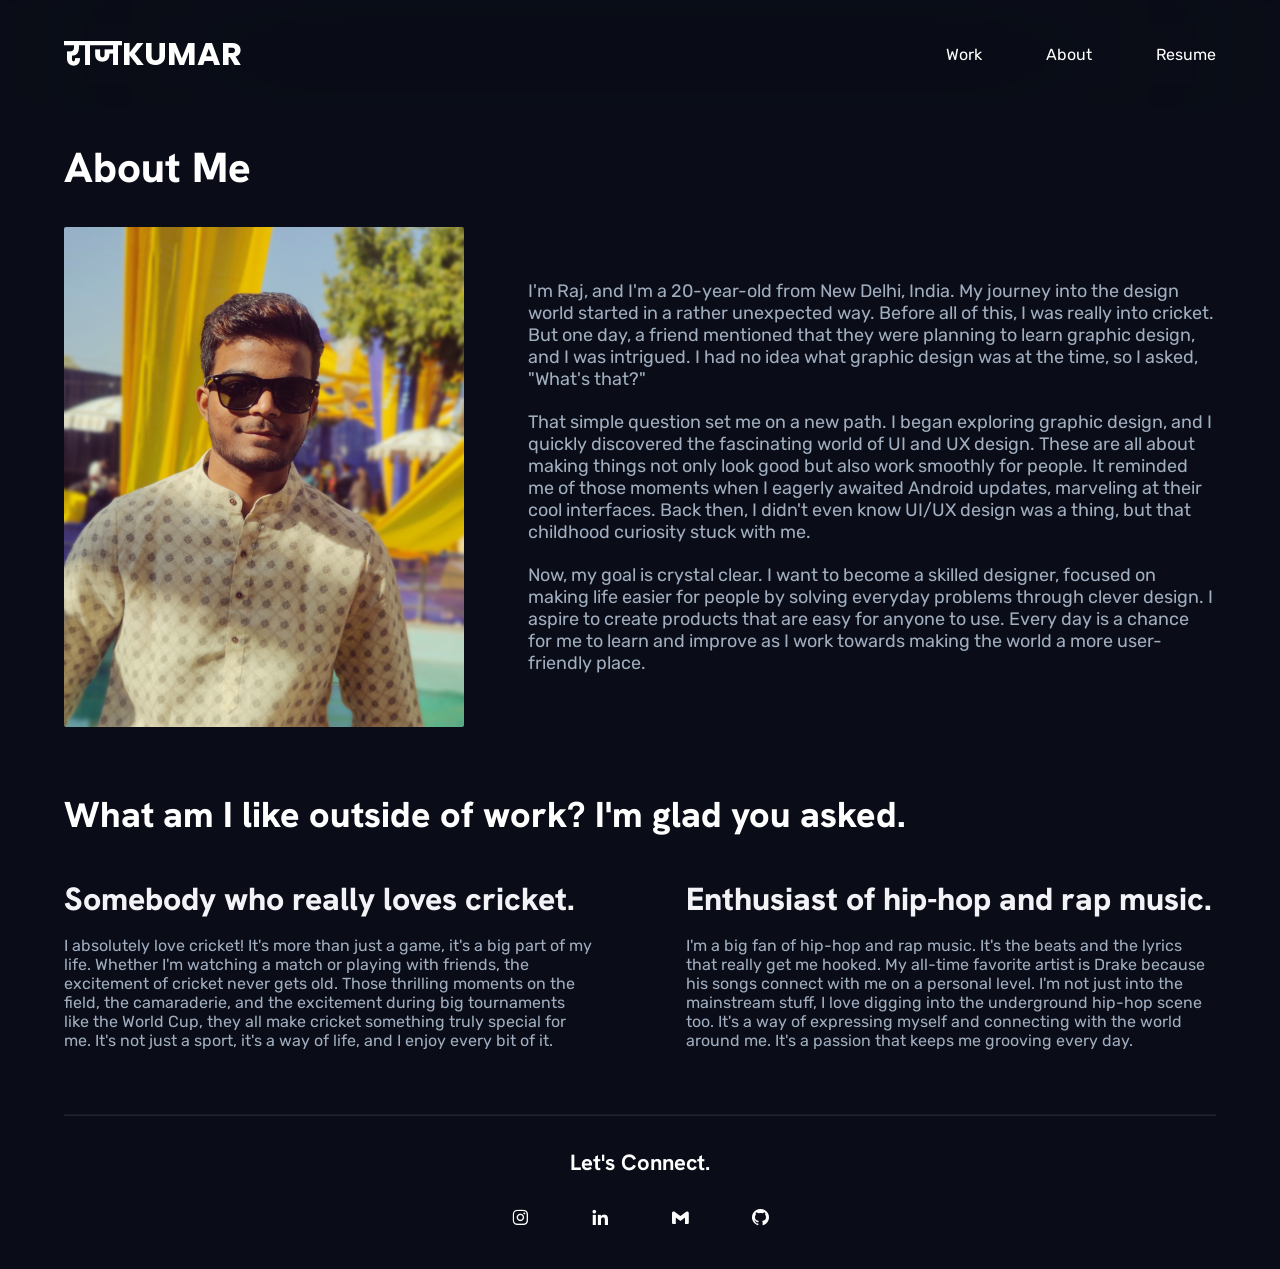
<file: about.html>
<!DOCTYPE html>
<html lang="en">
<head>
    <meta charset="UTF-8">
    <!-- <link rel="shortcut icon" type="x-icon" href="/assets/mylogo.png"> -->
    <link rel="shortcut icon" href="favicon.ico" type="image/x-icon">
    <meta name="viewport" content="width=device-width, initial-scale=1.0">
    <title>About Me - Raj Kumar</title>
    <link rel="stylesheet" href="https://unpkg.com/aos@next/dist/aos.css" />
    <link rel="stylesheet" href="portfolio.css">
    <link href='https://unpkg.com/boxicons@2.1.4/css/boxicons.min.css' rel='stylesheet'>
</head>
<body data-aos="zoom" data-aos-delay="300">
    <header class="header">
        <a href="index.html" class="logo">राजKUMAR</a>
        <input type="checkbox" id="check">
        <label for="check" class="icons">
            <i class='bx bx-menu' id="menu-icon"></i>
            <i class='bx bx-x' id="close-icon"></i>
        </label>
        <nav class="navbar">
            <a href="index.html">Work</a>
            <a href="about.html">About</a>
            <a href="https://drive.google.com/file/d/1mT6fViqq5W_BHvOGRL65xUou-AU0VPYD/view?usp=drivesdk" target="_blank">Resume</a>
        </nav>
    </header>
    <main>
        <h5 class="about">About Me</h5>
        <div class="me-section">
            <img src="./assets/IMG_20230720_171035_778.jpg" class="me">
            <div class="myself">
            <p>I'm Raj, and I'm a 20-year-old from New Delhi, India. My journey into the design world started in a rather unexpected way. Before all of this, I was really into cricket. But one day, a friend mentioned that they were planning to learn graphic design, and I was intrigued. I had no idea what graphic design was at the time, so I asked, "What's that?"</p>
            <br>
            <p>That simple question set me on a new path. I began exploring graphic design, and I quickly discovered the fascinating world of UI and UX design. These are all about making things not only look good but also work smoothly for people. It reminded me of those moments when I eagerly awaited Android updates, marveling at their cool interfaces. Back then, I didn't even know UI/UX design was a thing, but that childhood curiosity stuck with me.</p>
            <br>
            <p>Now, my goal is crystal clear. I want to become a skilled designer, focused on making life easier for people by solving everyday problems through clever design. I aspire to create products that are easy for anyone to use. Every day is a chance for me to learn and improve as I work towards making the world a more user-friendly place.</p>
            </div>
        </div>
        <h6 class="question">What am I like outside of work? I'm glad you asked.</h6>
        <div class="hobbies">
            <div id="cricket">
                <h6>
                    Somebody who really loves cricket.
                </h6>
                <p>I absolutely love cricket! It's more than just a game, it's a big part of my life. Whether I'm watching a match or playing with friends, the excitement of cricket never gets old. Those thrilling moments on the field, the camaraderie, and the excitement during big tournaments like the World Cup, they all make cricket something truly special for me. It's not just a sport, it's a way of life, and I enjoy every bit of it.</p>
            </div>
            <div id="music">
                <h6>
                    Enthusiast of hip-hop and rap music.
                </h6>
                <p>I'm a big fan of hip-hop and rap music. It's the beats and the lyrics that really get me hooked. My all-time favorite artist is Drake because his songs connect with me on a personal level. I'm not just into the mainstream stuff, I love digging into the underground hip-hop scene too. It's a way of expressing myself and connecting with the world around me. It's a passion that keeps me grooving every day.</p>
            </div>
        </div>
    </main>
    <footer class="footer">
        <hr>
        <h5 id="bottom-text">Let's Connect.</h5>
    <div class="social"><div class="bottom-icons">
            <a href="https://instagram.com/rajkumar.uiux?igshid=OGQ5ZDc2ODk2ZA==" target="_blank">
                <i class='bx bxl-instagram'></i>
            </a>
            <a href="https://www.linkedin.com/in/raj-kumar-0588a4281" target="_blank">
                <i class='bx bxl-linkedin' ></i>
            </a>
            <a href="mailto:rahulkumxr@gmail.com" target="_blank">
                <i class='bx bxl-gmail' ></i>
            </a>
            <a href="https://github.com/rajkumxr" target="_blank">
                <i class='bx bxl-github' ></i>
            </a>
        </div>
    </div>
    </footer>
    <script src="https://unpkg.com/aos@next/dist/aos.js"></script>
  <script>
    AOS.init({
        offset: 300,
            duration: 400,
            easing: 'ease',
    });
  </script>
</body>
</html>
</file>
<file: portfolio.css>
@import url('https://fonts.googleapis.com/css2?family=Hanken+Grotesk:wght@400;500;600;700;800;900&display=swap');
@import url('https://fonts.googleapis.com/css2?family=Rubik:wght@400;500;600;700;800;900&display=swap');
@import url('https://fonts.googleapis.com/css2?family=Poppins:wght@500;600;700;800&display=swap');

*{
    margin: 0;
    padding: 0;
    box-sizing: border-box;
    font-family: 'Hanken Grotesk', sans-serif;
}
html{
    scroll-behavior: smooth;
}

body{
    min-height: 100vh;
    background-color: rgb(10, 13, 23);
}
.header{
    position: sticky;
    top: 0;
    left: 0;
    width: 100%;
    padding: 30px 64px;
    display: flex;
    justify-content: space-between;
    align-items: center ;
    z-index: 100 ;
}
.header::before {
    content: '';
    position: absolute;
    top: 0;
    left: 0;
    width: 100%;
    height: 100%;
    background: transparent;
    backdrop-filter: saturate(100%) blur(132px);
    z-index: -1;
}
.logo{
    font-size: 32px;
    color: white;
    text-decoration: none;
    font-weight: 700;
    font-family: 'poppins', sans-serif;
}

.navbar a{
    font-size: 16px;
    color: white;
    text-decoration: none;
    font-weight: 400;
    margin-left: 60px;
    font-family: 'rubik', sans-serif;
}
#check{
    display: none;
}
.icons{
    position: absolute;
    right: 5%;
    font-size: 30px;
    color: white;
    cursor: pointer;
    display: none;
}
.main{
    height: 100vh;
} 
#memoji{
    display: flex;
    align-items: center;
    justify-content: center;
    padding: 16px 0px;
}
#memoji-photo{
    height: 264px;
    width: 264px;
    background-image: url(./assets/memoji.jpeg);
    background-size: cover;
    background-position: center;
    background-repeat: no-repeat;
    background-origin: content-box;
    border-radius: 50%;
}
.heading{
    font-size: 40px;
    font-weight: 800;
    margin:auto;
    max-width: 932px;
    color: #ffffff;
    min-height: 104px;
}
.para{
    font-size: 22px;
    font-family: 'rubik', sans-serif;
    margin: auto;
    color: rgb(160, 174, 192);
    max-width: 932px;
    padding-bottom: 32px;
}
#navbutton{
    padding: 32px;
    display: flex;
    justify-content: center;
    align-items: center;
}
.dive-in{
    font-weight: 500;
    color: white;
    font-size: 16px;
    font-family: 'rubik', sans-serif;
    padding: 12px 16px;
    border-radius: 2px;
    background-image: linear-gradient(#3f78e1, #0b50c0);
    display: flex;
    align-items: center;
    justify-content: center;
    border: none;
    text-decoration: none;
}
.dive-in:hover{
    background-image: linear-gradient(#2d67d3, #0b47a8);
    cursor: pointer;
}
.dive-in #arrow-down{
    font-size: 24px;
    padding-left: 4px;
}
/* #scroll{
    height: 100%;
    width: 100%;
    padding-top: 112px;
} */
#selected{
    font-size: 36px;
    font-weight: 800;
    margin: 32px 64px;
    color: #ffffff;
}

.row-1{
    display: flex;
    justify-content: space-between;
    align-items: center;
    margin: 0px 64px 64px;
}

#moneytracker{
    width: 48%;
    height: 100%;
    overflow: hidden;
    text-decoration: none;
}
#moneytracker .img{
    height: 430px;
    background-image: url(./assets/Moneytracker.jpg);
    background-size: cover;
    background-position: center;
    background-repeat: no-repeat;
    background-origin: content-box;
    margin-bottom: 32px;
    border-radius: 2px;
}
#moneytracker h6{
    font-size: 30px;
    font-weight: 800;
    margin-bottom: 8px;
    color: white;
}
#moneytracker p{
    color: rgb(160, 174, 192);
    font-family: 'rubik', sans-serif;
    font-size: 18px;
}
#website h6{
    font-size: 30px;
    font-weight: 800;
    margin-bottom: 8px;
    color: white;
}
#website p{
    color: rgb(160, 174, 192);
    font-family: 'rubik', sans-serif;
    font-size: 18px;
}
#website{
    width: 48%;
    height: 100%;
    overflow: hidden;
    text-decoration: none;
}
#website .img{
    height: 430px;
    background-image: url(./assets/Website.jpg);
    background-size: cover;
    background-position: center;
    background-repeat: no-repeat;
    background-origin: content-box;
    margin-bottom: 32px;
    border-radius: 2px;
}


.row-2{
    display: flex;
    justify-content: space-between;
    align-items: center;
    margin: 0px 64px 64px;
}

#isro{
    width: 48%;
    height: 100%;
    overflow: hidden;
    text-decoration: none;
}
#isro .img{
    height: 430px;
    background-image: url(./assets/bg.jpg);
    background-size: cover;
    background-position: center;
    background-repeat: no-repeat;
    background-origin: content-box;
    margin-bottom: 32px;
    border-radius: 2x;
}
#isro h6{
    font-size: 30px;
    font-weight: 800;
    margin-bottom: 8px;
    color: white;
}
#isro p{
    color: rgb(160, 174, 192);
    font-family: 'rubik', sans-serif;
    font-size: 18px;
}
#covid h6{
    font-size: 30px;
    font-weight: 800;
    margin-bottom: 8px;
    color: white;
}
#covid p{
    color: rgb(160, 174, 192);
    font-family: 'rubik', sans-serif;
    font-size: 18px;
}
#covid{
    width: 48%;
    height: 100%;
    overflow: hidden;
    text-decoration: none;
}
#covid .img{
    height: 430px;
    background-image: url(./assets/Bg\ covid.jpg);
    background-size: cover;
    background-position: center;
    background-repeat: no-repeat;
    background-origin: content-box;
    margin-bottom: 32px;
    border-radius: 2px;
}



/* Writing */



#line1{
    opacity: 0.1;
    color: #8E8E93;
    margin: 0px 64px 32px;
}

#writing-section{
    /* max-width: 1348px; */
    margin: auto;
    padding: 32px 64px;
}
#writing{
    font-size: 36px;
    font-weight: 800;
    color: #ffffff;
}
.first-article{
    padding: 32px 0px;
    display: flex;
    justify-content: space-between;
    align-items: center;
    text-decoration: none;
}
#info-1{
    width: 72%;
}
#info-1 h6{
    font-size: 30px;
    font-weight: 800;
    margin-bottom: 8px;
    color: white;
}
#info-1 p{
    color: rgb(160, 174, 192);
    font-family: 'rubik', sans-serif;
    font-size: 18px;
}
#f-a-bg{
    width: 26%;
    height: 240px;
    background-image: url(./assets/writing/first.jpg);
    background-size: cover;
    background-position: center;
    background-repeat: no-repeat;
    background-origin: content-box;
    border-radius: 2px;
}
.second-article{
    padding: 32px 0px;
    display: flex;
    justify-content: space-between;
    align-items: center;
    text-decoration: none;
}
#info-2{
    width: 72%;
}
#info-2 h6{
    font-size: 30px;
    font-weight: 800;
    margin-bottom: 8px;
    color: white;
}
#info-2 p{
    color: rgb(160, 174, 192);
    font-family: 'rubik', sans-serif;
    font-size: 18px;
}
#s-a-bg{
    width: 26%;
    height: 240px;
    background-image: url(./assets/writing/second.jpg);
    background-size: cover;
    background-position: center;
    background-repeat: no-repeat;
    background-origin: content-box;
    border-radius: 2px;
}

/* footer Section */



.footer hr{
    opacity: 0.1;
    color: #8E8E93;
    margin-bottom: 32px;
}
.footer{
    /* position: absolute;
    bottom: 0;
    top: 100%;
    left: 0;
    right: 0;  */
    margin: 0px 64px;
}
.footer .bottom-icons a{
    color: white;
}
#bottom-text{
    text-align: center;
    font-size: 22px;
    font-weight: 700;
    margin-bottom: 20px;
    color: white;
}
.bottom-icons{
    display: inline-flex;
    justify-content: space-between;
    align-items: center;
    font-size: 20px;
    margin-bottom: 32px;
    text-align: center;
}
.bottom-icons a{
    width: 80px;
    text-align: center;
}
.social{
    display: flex;
    justify-content: center;
    align-items: center;
}
.social .bottom-icons i{
    padding: 10px;
}



/* About Page */



.me-section{
    margin: 0px 64px;
    margin-bottom: 64px;
    height: 400px;
    display: flex;
    justify-content: center;
    align-items: center;
}


.about{
    font-size: 42px;
    font-weight: 800;
    margin: 32px 64px;
    display: block;
    color: white;
}
.me{
    width: 350px;
    height: 100%;
    object-fit: cover;
    border-radius: 2px;
}
.myself{
    margin-left: 64px;
    display: block;
}
.myself p{
    font-family: 'rubik', sans-serif;
    font-size: 18px;
    color: rgb(160, 174, 192)
}

.question{
    font-size: 36px;
    font-weight: 800;
    margin: 0px 64px;
    margin-bottom: 40px;
    color: white;
}

.hobbies{
    margin: 0px 64px;
    display: flex;
    justify-content: space-between;
    align-items: center;
    margin-bottom: 64px;
    color: #F2F2F7;
}

#cricket{
    width: 46%;
}
#music{
    width: 46%;
}

#cricket h6{
    font-size: 32px;
    font-weight: 800;
    margin-bottom: 16px;
}
#cricket p{
    color: rgb(160, 174, 192);
    font-family: 'rubik', sans-serif;
    font-size: 18px;
}

#music h6{
    font-size: 32px;
    font-weight: 800;
    margin-bottom: 16px;
}

#music p{
    color: rgb(160, 174, 192);
    font-family: 'rubik', sans-serif;
    font-size: 18px;
}
.social .bottom-icons i:hover{
    background-color: rgba(51, 58, 96, 0.441);
    border-radius: 2px;
}

.head{
    height: 100vh;
    color: rgb(160, 174, 192);
    display: flex;
    align-items: center;
    justify-content: center;
}

@media (max-width: 1312px) {
    #moneytracker .img{
        height: 370px;
        background-image: url(./assets/Moneytracker.jpg);
        background-size: cover;
        background-position: center;
        background-repeat: no-repeat;
        background-origin: content-box;
        margin-bottom: 32px;
        border-radius: 2px;
    }
    #website .img{
        height: 370px;
        background-image: url(./assets/Website.jpg);
        background-size: cover;
        background-position: center;
        background-repeat: no-repeat;
        background-origin: content-box;
        margin-bottom: 32px;
        border-radius: 2px;
    }

    #isro .img{
        height: 370px;
        background-image: url(./assets/bg.jpg);
        background-size: cover;
        background-position: center;
        background-repeat: no-repeat;
        background-origin: content-box;
        margin-bottom: 32px;
        border-radius: 2px;
    }
    #covid .img{
        height: 370px;
        background-image: url(./assets/Bg\ covid.jpg);
        background-size: cover;
        background-position: center;
        background-repeat: no-repeat;
        background-origin: content-box;
        margin-bottom: 32px;
        border-radius: 2px;
    }
    /* writing section */


    #f-a-bg{
        width: 26%;
        height: 194px;
        background-image: url(./assets/writing/first.jpg);
        background-size: cover;
        background-position: center;
        background-repeat: no-repeat;
        background-origin: content-box;
        border-radius: 2px;
    }
    #s-a-bg{
        width: 26%;
        height: 194px;
        background-image: url(./assets/writing/second.jpg);
        background-size: cover;
        background-position: center;
        background-repeat: no-repeat;
        background-origin: content-box;
        border-radius: 2px;
    }


    /* about section */
    .me-section{
        margin: 0px 64px;
        margin-bottom: 64px;
        height: 100%;
        display: flex;
        justify-content: center;
        align-items: center;
    }
    .me{
        width: 400px;
        height: 500px;
        object-fit: cover;
        border-radius: 2px;
    }
    .myself{
        font-size: 16px;
        margin-left: 64px;
        display: block;
        color: #F2F2F7;
        text-overflow: clip;
    }
    #cricket p{
        font-size: 16px;
    }
    #music p{
        font-size: 16px;
    }
    .social .bottom-icons i:hover{
        background-color: rgba(51, 58, 96, 0.441);
        border-radius: 2px;
    }

}

@media (max-width: 992px) {
    .header{
        padding: 20px 32px;
    }
    .heading{
        font-size: 44px;
        font-weight: 800;
        margin: auto;
        margin: 0px 32px;
        min-height: 173px;
    }
    .para{
        font-size: 22px;
        font-family: 'rubik', sans-serif;
        margin: auto;
        margin: 0px 32px;
        color: rgb(160, 174, 192);
    }
    #selected{
        font-size: 36px;
        font-weight: 800;
        margin: 0px 32px 32px;
        color: #ffffff;
    }
    
    .row-1{
        display: block;
        margin: 0px 32px;
    }
    #moneytracker{
        width: 100%;
        height: 100%;
        text-decoration: none;
    }
    #moneytracker .img{
        height: 460px;
        background-image: url(./assets/Moneytracker.jpg);
        background-size: cover;
        background-position: center;
        background-repeat: no-repeat;
        background-origin: content-box;
        margin-bottom: 24px;
        border-radius: 2px;
    }
    #moneytracker h6{
        font-size: 30px;
        font-weight: 800;
        margin-bottom: 8px;
        color: white;
    }
    #moneytracker p{
        font-size: 20px;
        color: rgb(160, 174, 192);
        margin-bottom: 32px;
    }
    #website{
        width: 100%;
        height: 100%;
        text-decoration: none;
    }
    #website .img{
        height: 520px;
        background-image: url(./assets/Website.jpg);
        background-size: cover;
        background-position: center;
        background-repeat: no-repeat;
        background-origin: content-box;
        margin-bottom: 24px;
        border-radius: 2px;
    }
    #website h6{
        font-size: 30px;
        font-weight: 800;
        margin-bottom: 8px;
        color: white;
    }
    #website p{
        font-size: 20px;
        color: rgb(160, 174, 192);
        margin-bottom: 32px;
    }

    .row-2{
        display: block;
        margin: 0px 32px;
    }
    #isro{
        width: 100%;
        height: 100%;
        text-decoration: none;
    }
    #isro .img{
        height: 520px;
        background-image: url(./assets/bg.jpg);
        background-size: cover;
        background-position: center;
        background-repeat: no-repeat;
        background-origin: content-box;
        margin-bottom: 24px;
        border-radius: 2px;
    }
    #isro h6{
        font-size: 30px;
        font-weight: 800;
        margin-bottom: 8px;
        color: white;
    }
    #isro p{
        font-size: 20px;
        color: rgb(160, 174, 192);
        margin-bottom: 32px;
    }
    #covid{
        width: 100%;
        height: 100%;
        text-decoration: none;
    }
    #covid .img{
        height: 520px;
        background-image: url(./assets/Bg\ covid.jpg);
        background-size: cover;
        background-position: center;
        background-repeat: no-repeat;
        background-origin: content-box;
        margin-bottom: 24px;
        border-radius: 2px;
    }
    #covid h6{
        font-size: 30px;
        font-weight: 800;
        margin-bottom: 8px;
        color: white;
    }
    #covid p{
        font-size: 20px;
        color: rgb(160, 174, 192);
        margin-bottom: 32px;
    }

    /* writing section */
    

    #line1{
        opacity: 0.1;
        color: #8E8E93;
        margin: 0px 32px 16px;
    }
    
    #writing-section{
        /* max-width: 1348px; */
        margin: auto;
        padding: 16px 32px;
    }
    #writing{
        font-size: 36px;
        font-weight: 800;
        color: #ffffff;
        margin-bottom: 16px;
    }
    .first-article{
        padding: 16px 0px;
        display: flex;
        justify-content: space-between;
        align-items: center;
        text-decoration: none;
    }
    #info-1{
        width: 60%;
    }
    #info-1 h6{
        font-size: 30px;
        font-weight: 800;
        margin-bottom: 8px;
        color: white;
    }
    #info-1 p{
        color: rgb(160, 174, 192);
        font-family: 'rubik', sans-serif;
        font-size: 20px;
    }
    #f-a-bg{
        width: 34%;
        height: 212px;
        background-image: url(./assets/writing/first.jpg);
        background-size: cover;
        background-position: center;
        background-repeat: no-repeat;
        background-origin: content-box;
        border-radius: 2px;
    }
    .second-article{
        padding: 16px 0px;
        display: flex;
        justify-content: space-between;
        align-items: center;
        text-decoration: none;
    }
    #info-2{
        width: 60%;
    }
    #info-2 h6{
        font-size: 30px;
        font-weight: 800;
        margin-bottom: 8px;
        color: white;
    }
    #info-2 p{
        color: rgb(160, 174, 192);
        font-family: 'rubik', sans-serif;
        font-size: 18px;
    }
    #s-a-bg{
        width: 34%;
        height: 212px;
        background-image: url(./assets/writing/second.jpg);
        background-size: cover;
        background-position: center;
        background-repeat: no-repeat;
        background-origin: content-box;
        border-radius: 2px;
    }



    /* about section  */



    .about{
        font-size: 40px;
        font-weight: 800;
        margin: 32px 32px;
    }
    .me-section{
        margin: 0px 32px;
        height: 100%;
        display: block;
        margin: auto;
        width: 100%;
    }
    .me{
        width: 650px;
        height: 700px;
        object-fit: cover;
        display: block;
        margin: auto;
        margin-bottom: 32px;
        border-radius: 2px;
    }
    .myself{
        margin: 0px 32px;
        margin-bottom: 32px;
        display: block;
        font-size: 20px;
        height: 100%;
    }
    .question{
        font-size: 30px;
        font-weight: 800;
        margin: 0px 32px;
        margin-bottom: 32px;
    }
    .hobbies{
        margin: 0px 32px;
        display: block;
        margin-bottom: 32px;
    }
    #cricket h6{
        font-size: 30px;
        font-weight: 800;
        margin-bottom: 16px;
    }
    #cricket p{
        font-size: 20px;
        margin-bottom: 32px;
    }
    #music h6{
        font-size: 30px;
        font-weight: 800;
        margin-bottom: 16px;
    }
    #music p{
        font-size: 20px;
        margin-bottom: 32px;
    }
    #cricket{
        width: 100%;
        margin-bottom: 16px;
    }
    #music{
        width: 100%;
        margin-bottom: 16px;
    }
    .footer{
        margin: 0px 32px;
    }
    #bottom-text{
        text-align: center;
        font-size: 22px;
        margin: 16px;
    }
    .bottom-icons a{
        width: 80px;
        font-size: 22px;
    }

}






@media (max-width: 688px) {
    .header{
        padding: 20px 16px;
    }
    .icons{
        display: inline-flex;
    }
    #check:checked~.icons #menu-icon{
        display: none;
    }
    .icons #close-icon{
        display: none;
    }
    #check:checked~.icons #close-icon{
        display: block;
    }
    .navbar{
        position: absolute;
        top: 100%;
        left: 0;
        width: 100%;
        height: 0;
        background: transparent;
        backdrop-filter: saturate(100%) blur(132px);
        overflow: hidden;
        transition: 0.3s ease;
    }
    #check:checked~.navbar{
        height: 170px;
    }
    .navbar a {
        display: block;
        font-size: 22px;
        margin: 20px;
        text-align: center;
    }
    #bottom-text{
        text-align: center;
        font-size: 20px;
        margin: 16px;
    }
    .bottom-icons a{
        width: 80px;
        font-size: 18px;
    }
    .footer{
        margin: 0px 16px;
    }
    .main{
        min-height: 100vh;
        padding: 0px 0px 32px;
    }
    #memoji-photo{
        height: 208px;
        width: 208px;
    }
    .heading{
        font-size: 36px;
        font-weight: 800;
        margin: 0px 16px;
        min-height: 236px;
    }
    .para{
        font-size: 18px;
        font-family: 'rubik', sans-serif;
        margin: 0px 16px;
        color: rgb(160, 174, 192);
        padding-bottom: 32px;
    }
    #navbutton{
        padding: 48px;
    }
    #selected{
        font-size: 30px;
        font-weight: 800;
        margin: 0px 16px 16px;
        color: #ffffff;
        display: block;
    }
    
    .row-1{
        display: block;
        margin: 0px 16px 16px;
    }
    #moneytracker{
        width: 100%;
        height: 100%;
        text-decoration: none;
    }
    #moneytracker .img{
        height: 256px;
        background-image: url(./assets/Moneytracker.jpg);
        background-size: cover;
        background-position: center;
        background-repeat: no-repeat;
        background-origin: content-box;
        margin-bottom: 16px;
        border-radius: 2px;
    }
    #moneytracker h6{
        font-size: 26px;
        font-weight: 800;
        margin-bottom: 8px;
        color: white;
    }
    #moneytracker p{
        font-size: 18px;
        color: rgb(160, 174, 192);
        margin-bottom: 32px;
    }
    #website{
        width: 100%;
        height: 100%;
        text-decoration: none;
    }
    #website .img{
        height: 256px;
        background-image: url(./assets/Website.jpg);
        background-size: cover;
        background-position: center;
        background-repeat: no-repeat;
        background-origin: content-box;
        margin-bottom: 16px;
        border-radius: 2px;
    }
    #website h6{
        font-size: 26px;
        font-weight: 800;
        margin-bottom: 8px;
        color: white;
    }
    #website p{
        font-size: 18px;
        color: rgb(160, 174, 192);
    }

    .row-2{
        display: block;
        margin: 0px 16px 16px;
    }
    #isro{
        width: 100%;
        height: 100%;
        text-decoration: none;
    }
    #isro .img{
        height: 256px;
        background-image: url(./assets/bg.jpg);
        background-size: cover;
        background-position: center;
        background-repeat: no-repeat;
        background-origin: content-box;
        margin-bottom: 16px;
        border-radius: 2px;
    }
    #isro h6{
        font-size: 26px;
        font-weight: 800;
        margin-bottom: 8px;
        color: white;
    }
    #isro p{
        font-size: 18px;
        color: rgb(160, 174, 192);
        margin-bottom: 32px;
    }
    #covid{
        width: 100%;
        height: 100%;
        text-decoration: none;
    }
    #covid .img{
        height: 256px;
        background-image: url(./assets/Bg\ covid.jpg);
        background-size: cover;
        background-position: center;
        background-repeat: no-repeat;
        background-origin: content-box;
        margin-bottom: 16px;
        border-radius: 2px;

    }
    #covid h6{
        font-size: 26px;
        font-weight: 800;
        margin-bottom: 8px;
        color: white;
    }
    #covid p{
        font-size: 18px;
        color: rgb(160, 174, 192);
    }


    /* writing section */


    #line1{
        opacity: 0.1;
        color: #8E8E93;
        margin: 0px 32px 16px;
    }
    #writing-section{
        /* max-width: 1348px; */
        margin: auto;
        padding: 16px 16px;
    }
    #writing{
        font-size: 30px;
        font-weight: 800;
        color: #ffffff;
    }
    .first-article{
        padding: 16px 0px;
        display: flex;
        flex-direction: column-reverse;
        text-decoration: none;
    }
    #info-1{
        width: 100%;
    }
    #info-1 h6{
        font-size: 26px;
        font-weight: 800;
        margin-bottom: 8px;
        color: white;
    }
    #info-1 p{
        color: rgb(160, 174, 192);
        font-family: 'rubik', sans-serif;
        font-size: 18px;
    }
    #f-a-bg {
        width: 100%;
        height: 248px;
        background-image: url(./assets/writing/first.jpg);
        background-size: cover;
        background-position: center;
        background-repeat: no-repeat;
        background-origin: content-box;
        margin-bottom: 16px;
        border-radius: 2px;
    }
    .second-article{
        padding: 16px 0px;
        display: flex;
        flex-direction: column-reverse;
        text-decoration: none;
    }
    #info-2{
        width: 100%;
    }
    #info-2 h6{
        font-size: 26px;
        font-weight: 800;
        margin-bottom: 8px;
        color: white;
    }
    #info-2 p{
        color: rgb(160, 174, 192);
        font-family: 'rubik', sans-serif;
        font-size: 18px;
    }
    #s-a-bg{
        width: 100%;
        height: 248px;
        background-image: url(./assets/writing/second.jpg);
        background-size: cover;
        background-position: center;
        background-repeat: no-repeat;
        background-origin: content-box;
        margin-bottom: 16px;
        border-radius: 2px;
    }


    /* about section */
    .about{
        font-size: 36px;
        font-weight: 800;
        margin: 16px 16px;
    }
    .me-section{
        margin: 0px 16px;
        height: 100%;
        display: block;
        margin: auto;
        width: 100%;
    }
    .me{
        width: 350px;
        height: 400px;
        object-fit: cover;
        display: block;
        margin: auto;
        margin-bottom: 32px;
        border-radius: 2px;
    }
    .myself{
        margin: 0px 16px;
        margin-bottom: 32px;
        display: block;
        height: 100%;
    }
    .myself p{
        font-size: 18px;
    }
    .question{
        font-size: 30px;
        font-weight: 800;
        margin: 0px 16px;
        margin-bottom: 16px;
    }
    .hobbies{
        margin: 0px 16px;
        display: block;
        margin-bottom: 32px;
    }
    #cricket h6{
        font-size: 28px;
        font-weight: 800;
        margin-bottom: 16px;
    }
    #cricket p{
        font-size: 18px;
    }
    #music h6{
        font-size: 28px;
        font-weight: 800;
        margin-bottom: 16px;
    }
    #music p{
        font-size: 18px;
    }
    #cricket{
        width: 100%;
        margin-bottom: 32px;
    }
    #music{
        width: 100%;
        margin-bottom: 32px;
    }
.head{
    height: 700px;
    color: rgb(160, 174, 192);
    text-align: center;
}
}
</file>
